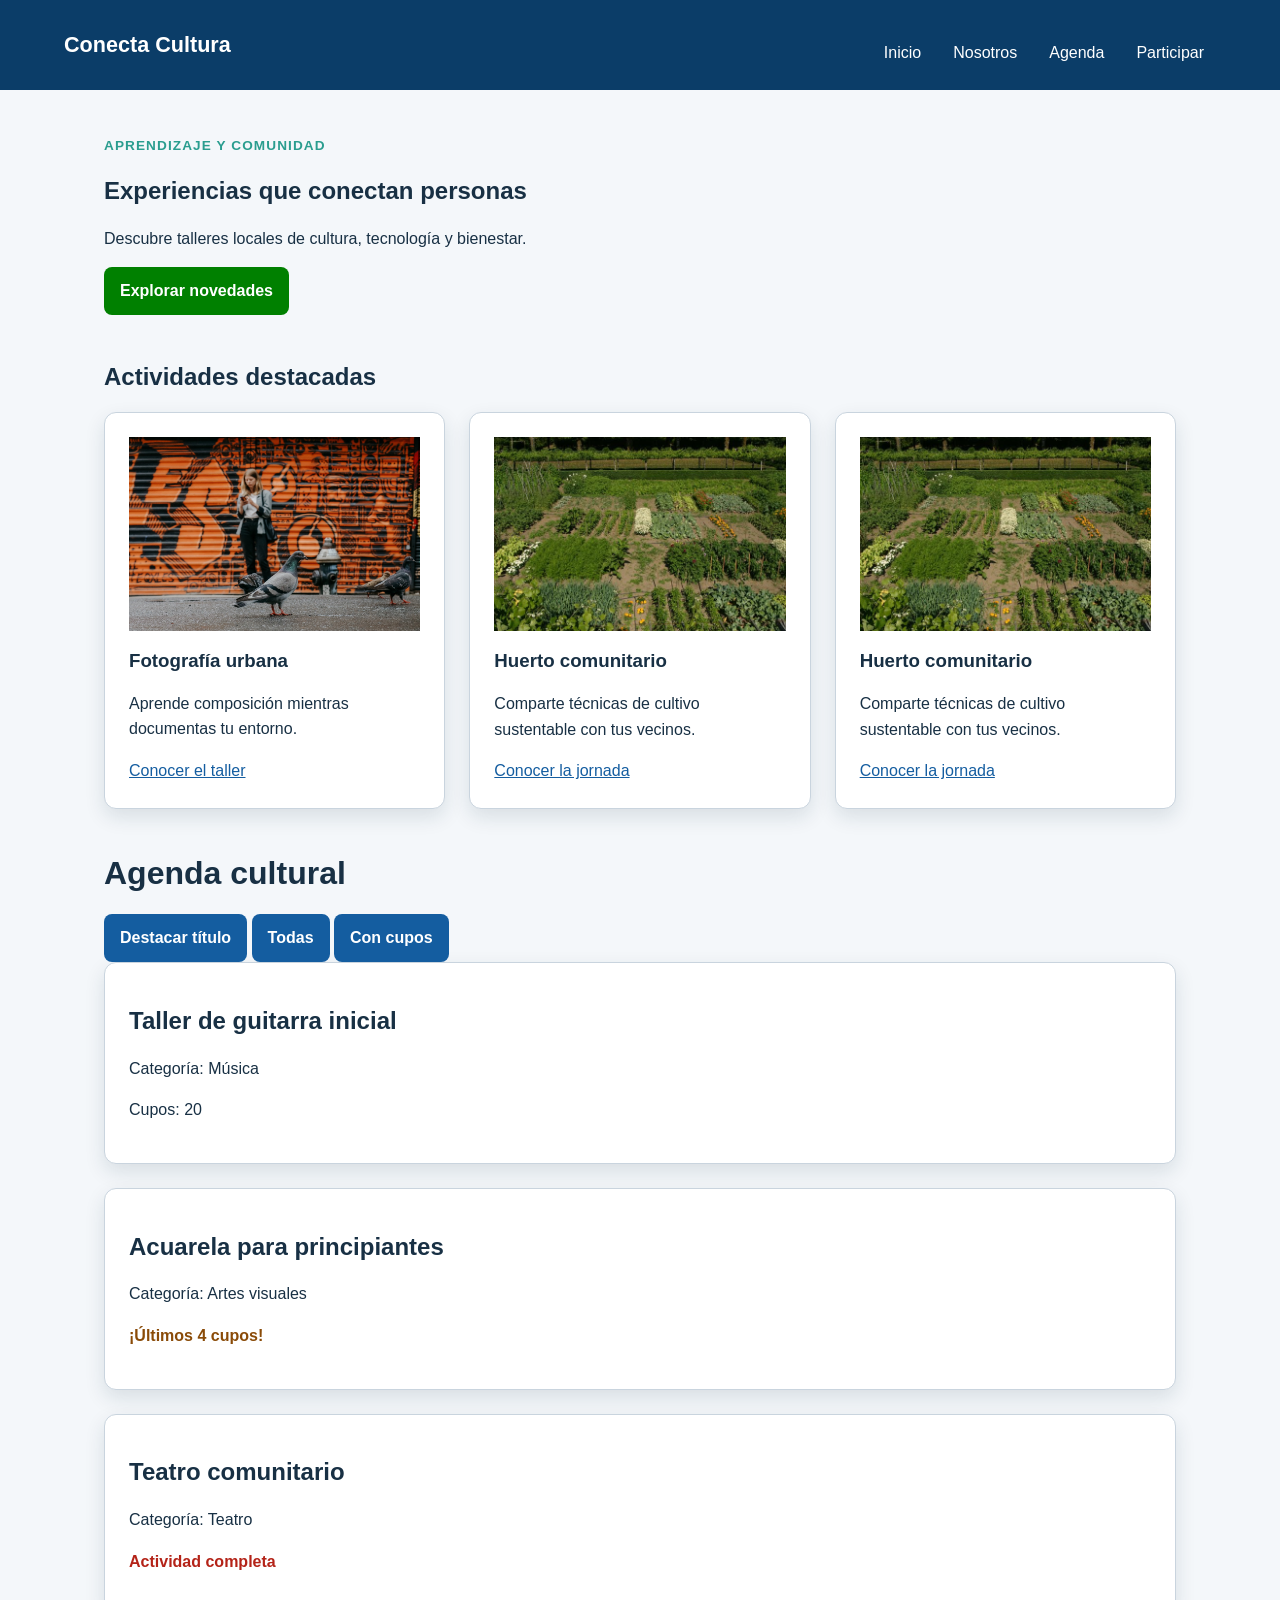
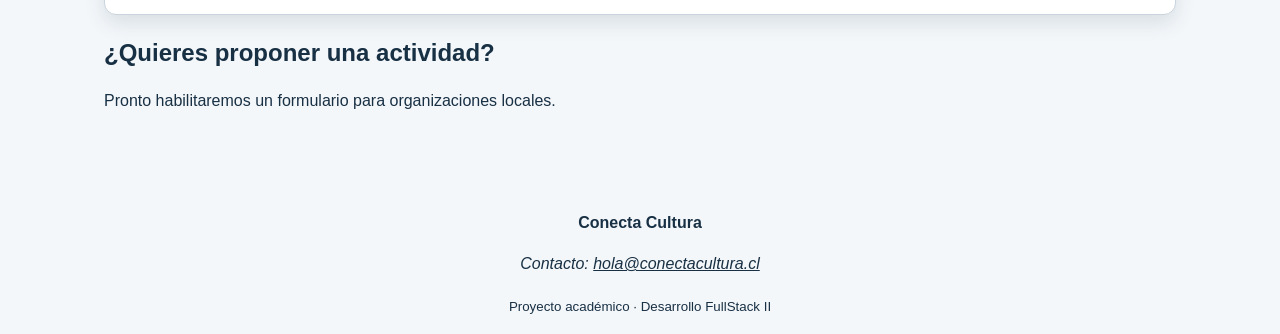
<file: index.html>
<!DOCTYPE html>
<html lang="es">
  <head>
    <meta charset="UTF-8">
    <meta name="viewport" content="width=device-width, initial-scale=1.0">
    <meta name="description" content="Talleres y actividades de Conecta Cultura">
    <title>Nosotros | Conecta Cultura</title>
    <link rel="stylesheet" href="assets/css/estilos.css">
  </head>

  <!-- AQUI COMIENZA EL BODY -->
  <body>
    <!-- ESTE ES EL HEADER -->
    <a class="salto-contenido" href="#contenido-principal">Ir al contenido</a>
    <header class="cabecera-sitio">
      <a class="marca" href="index.html">Conecta Cultura</a>
            <button
        id="boton-menu"
        class="boton-menu"
        type="button"
        aria-label="Abrir o cerrar menú principal"
        aria-controls="menu-principal"
        aria-expanded="false">
        <span aria-hidden="true">☰</span>
      </button>

      <nav id="menu-principal" class="menu" aria-label="Navegación principal">
        <a href="index.html">Inicio</a>
        <a href="nosotros.html">Nosotros</a>
        <a href="agenda.html">Agenda</a>
        <a href="participar.html">Participar</a>
      </nav>

    </header>
    <!-- ESTE ES EL HEADER -->

    <!-- AQUI COMIENZA EL MAIN -->
    <main id="contenido-principal">
      <!-- ESTE ES EL TITULAR -->
      <section class="presentacion">
        <p class="etiqueta">Aprendizaje y comunidad</p>
        <h1>Experiencias que conectan personas</h1>
        <p>Descubre talleres locales de cultura, tecnología y bienestar.</p>
        <a class="boton" href="noticias.html">Explorar novedades</a>
      </section>
      <!-- ESTE ES EL TITULAR -->

      <!-- ESTAS SON LAS NOTICIAS -->
      <section aria-labelledby="titulo-actividades">
        <h2 id="titulo-actividades">Actividades destacadas</h2>
        <div class="grilla-tarjetas">
          <article class="tarjeta">
            <img src="assets/img/urbana.jpg"
                alt="Participantes fotografiando edificios del barrio">
            <h3>Fotografía urbana</h3>
            <p>Aprende composición mientras documentas tu entorno.</p>
            <a href="noticia-detalle-1.html">Conocer el taller</a>
          </article>
          <article class="tarjeta">
            <img src="assets/img/huerto.jpg"
                alt="Manos plantando una hierba en un huerto comunitario">
            <h3>Huerto comunitario</h3>
            <p>Comparte técnicas de cultivo sustentable con tus vecinos.</p>
            <a href="noticia-detalle-2.html">Conocer la jornada</a>
          </article>
          <article class="tarjeta">
            <img src="assets/img/huerto.jpg"
                alt="Manos plantando una hierba en un huerto comunitario">
            <h3>Huerto comunitario</h3>
            <p>Comparte técnicas de cultivo sustentable con tus vecinos.</p>
            <a href="noticia-detalle-2.html">Conocer la jornada</a>
          </article>
        </div>
      </section>

      <h1 id="titulo-cartelera">Agenda cultural</h1>

      <button id="boton-destacar" type="button">Destacar título</button>
      
      <button id="mostrar-todas" type="button">Todas</button>
      <button id="mostrar-disponibles" type="button">
        Con cupos
      </button>


      <section id="cartelera" class="rejilla-tarjetas"></section>
      <!-- ESTAS SON LAS NOTICIAS -->

      <!-- AQUI HAY UN PEQUEÑO INCISO -->
      <aside class="aviso" aria-labelledby="titulo-aviso">
        <h2 id="titulo-aviso">¿Quieres proponer una actividad?</h2>
        <p>Pronto habilitaremos un formulario para organizaciones locales.</p>
      </aside>
      <!-- AQUI HAY UN PEQUEÑO INCISO -->

    </main>
    <!-- AQUI TERMINA EL MAIN -->

    <!-- AQUI COMIENZA EL FOOTER -->
    <footer class="pie-sitio">
      <p><strong>Conecta Cultura</strong></p>
      <address>Contacto: <a href="mailto:hola@conectacultura.cl">hola@conectacultura.cl</a></address>
      <p><small>Proyecto académico · Desarrollo FullStack II</small></p>
    </footer>
    <script src="assets/js/app.js"></script>
    <script src="assets/js/menu.js"></script>
    <!-- AQUI ACABA EL FOOTER -->

  </body>
  <!-- AQUI ACABA EL BODY -->
   
</html>
</file>
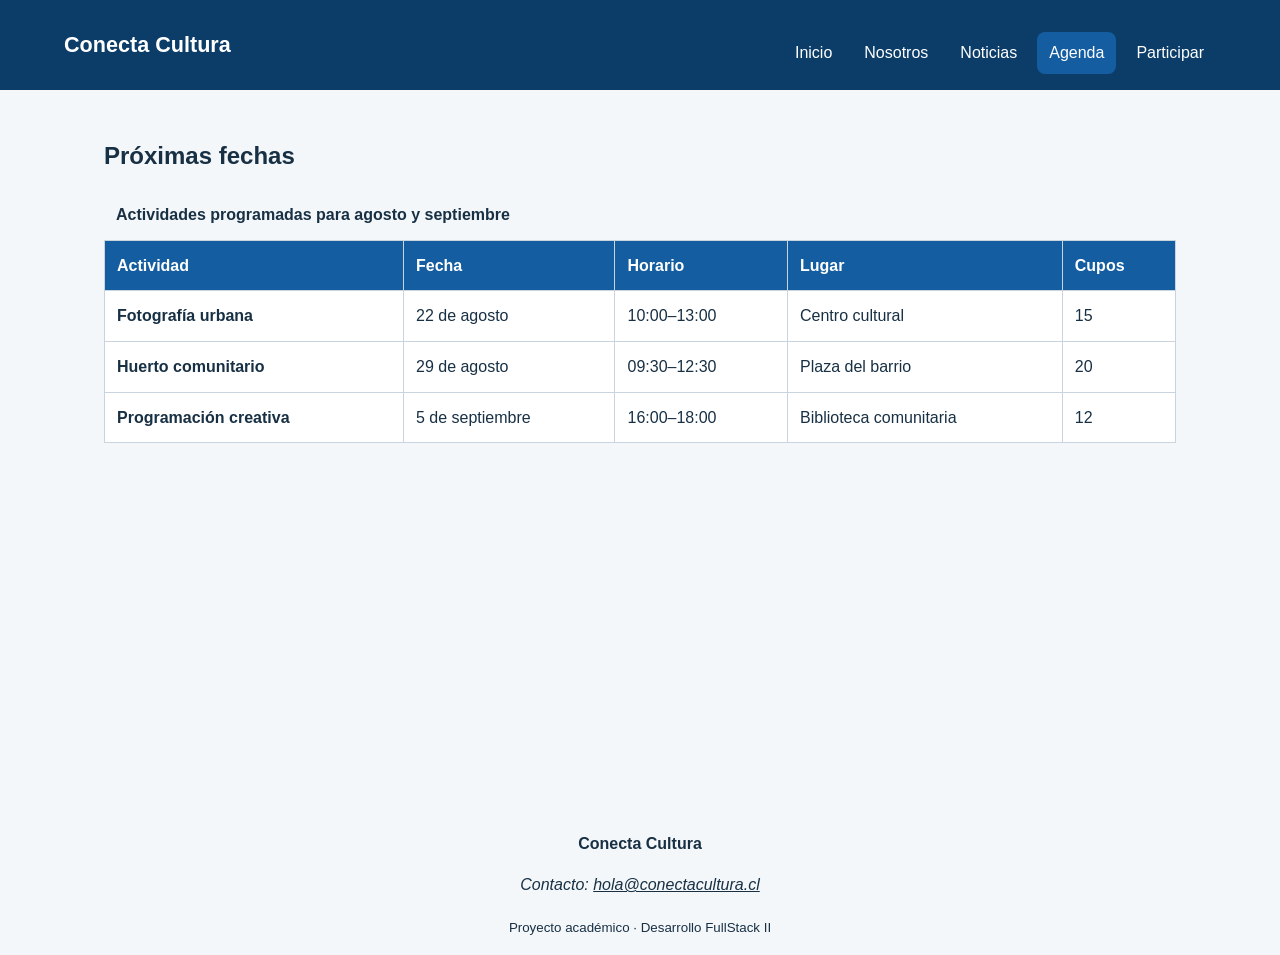
<file: agenda.html>
<!DOCTYPE html>
<html lang="es">
    <head>
        <meta charset="UTF-8">
        <meta name="viewport" content="width=device-width, initial-scale=1.0">
        <meta name="description" content="Talleres y actividades de Conecta Cultura">
        <title>Agenda | Conecta Cultura</title>
        <link rel="stylesheet" href="assets/css/estilos.css">
    </head>

    <!-- AQUI COMIENZA EL BODY -->
    <body>

        <!-- ESTE ES EL HEADER -->
            <a class="salto-contenido" href="#contenido-principal">Ir al contenido</a>
            <header class="cabecera-sitio">
            <a class="marca" href="index.html">Conecta Cultura</a>
            <nav aria-label="Navegación principal">
                <ul class="menu">
                        <li><a href="index.html">Inicio</a></li>
                        <li><a href="nosotros.html">Nosotros</a></li>
                        <li><a href="noticias.html">Noticias</a></li>
                        <li><a href="agenda.html" aria-current="page">Agenda</a></li>
                        <li><a href="participar.html">Participar</a></li>
                </ul>
            </nav>
        </header>
        <!-- ESTE ES EL HEADER -->

        <!-- AQUI COMIENZA EL MAIN -->
        <main>

            <section aria-labelledby="titulo-agenda">
                <h2 id="titulo-agenda">Próximas fechas</h2>
                <div class="tabla-contenedor" tabindex="0"
                        aria-label="Agenda desplazable horizontalmente">
                    <table>
                        <caption>Actividades programadas para agosto y septiembre</caption>
                        <thead>
                            <tr>
                                <th scope="col">Actividad</th>
                                <th scope="col">Fecha</th>
                                <th scope="col">Horario</th>
                                <th scope="col">Lugar</th>
                                <th scope="col">Cupos</th>
                            </tr>
                        </thead>
                        <tbody>
                            <tr>
                                <th scope="row">Fotografía urbana</th>
                                <td><time datetime="2026-08-22">22 de agosto</time></td>
                                <td><time datetime="10:00">10:00</time>–13:00</td>
                                <td>Centro cultural</td>
                                <td>15</td>
                            </tr>
                            <tr>
                                <th scope="row">Huerto comunitario</th>
                                <td><time datetime="2026-08-29">29 de agosto</time></td>
                                <td><time datetime="09:30">09:30</time>–12:30</td>
                                <td>Plaza del barrio</td>
                                <td>20</td>
                            </tr>
                            <tr>
                                <th scope="row">Programación creativa</th>
                                <td><time datetime="2026-09-05">5 de septiembre</time></td>
                                <td><time datetime="16:00">16:00</time>–18:00</td>
                                <td>Biblioteca comunitaria</td>
                                <td>12</td>
                            </tr>
                        </tbody>
                    </table>
                </div>
            </section>

        </main>
        <!-- AQUI ACABA EL MAIN -->


        <!-- AQUI COMIENZA EL FOOTER -->
        <footer class="pie-sitio">
            <p><strong>Conecta Cultura</strong></p>
            <address>Contacto: <a href="mailto:hola@conectacultura.cl">hola@conectacultura.cl</a></address>
            <p><small>Proyecto académico · Desarrollo FullStack II</small></p>
        </footer>
        <script src="assets/js/app.js"></script>
        <!-- AQUI ACABA EL FOOTER -->

    </body>
    <!-- AQUI ACABA EL BODY -->
</html>
</file>
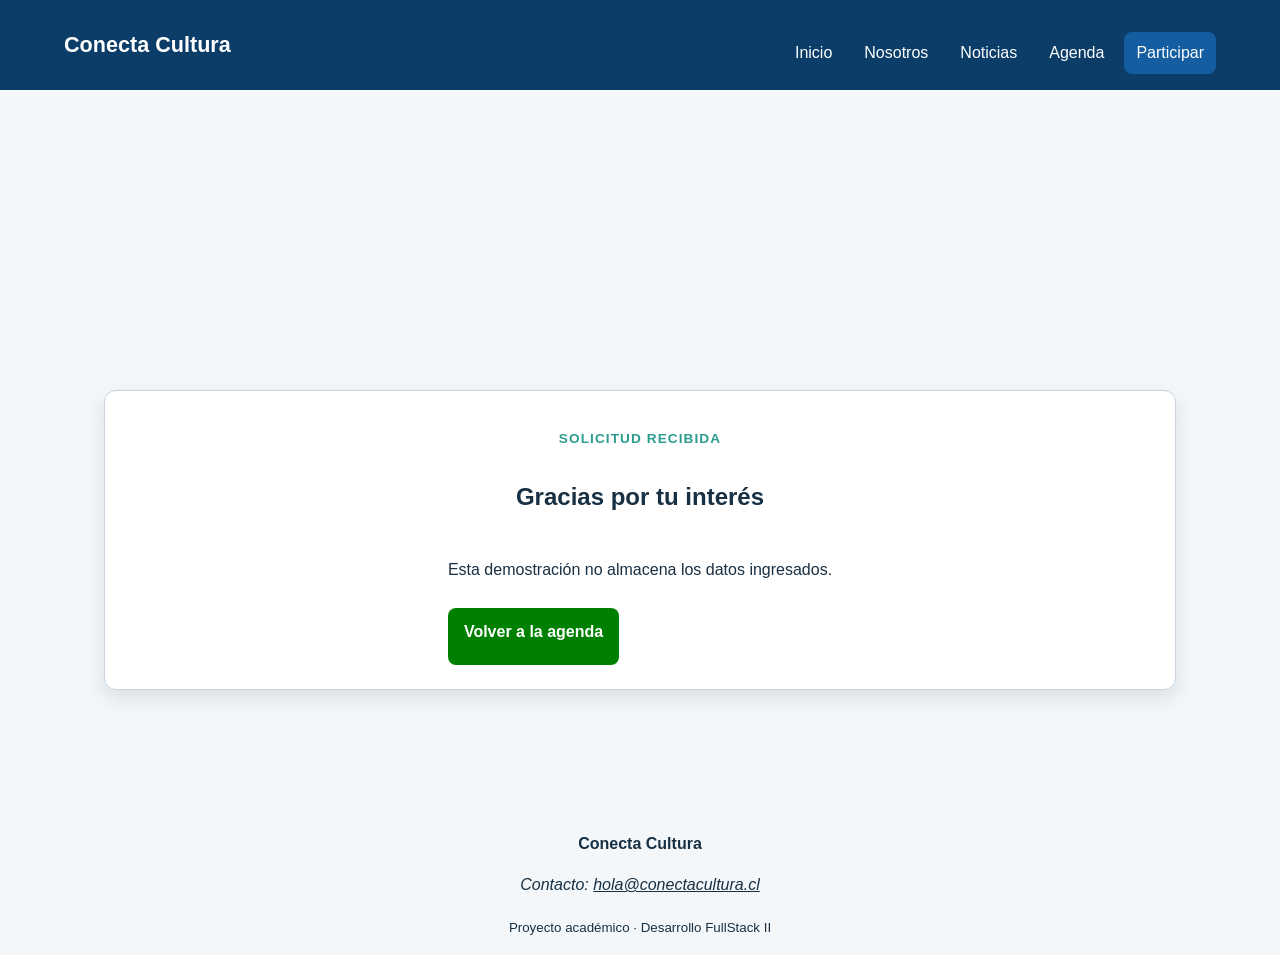
<file: confirmacion.html>
<!DOCTYPE html>
<html lang="es">
  <head>
    <meta charset="UTF-8">
    <meta name="viewport" content="width=device-width, initial-scale=1.0">
    <meta name="description" content="Talleres y actividades de Conecta Cultura">
    <title>Noticia | Conecta Cultura</title>
    <link rel="stylesheet" href="assets/css/estilos.css">
  </head>

  <a class="salto-contenido" href="#contenido-principal">Ir al contenido</a>
  <header class="cabecera-sitio">
    <a class="marca" href="index.html">Conecta Cultura</a>
    <nav aria-label="Navegación principal">
      <ul class="menu">
        <li><a href="index.html">Inicio</a></li>
        <li><a href="nosotros.html">Nosotros</a></li>
        <li><a href="noticias.html">Noticias</a></li>
        <li><a href="agenda.html">Agenda</a></li>
        <li><a href="participar.html" aria-current="page">Participar</a></li>
      </ul>
    </nav>
  </header>

  <main id="contenido-principal">
    <section class="mensaje-confirmacion">
      <p class="etiqueta">Solicitud recibida</p>
      <h1>Gracias por tu interés</h1>
      <p>Esta demostración no almacena los datos ingresados.</p>
      <a class="boton" href="agenda.html">Volver a la agenda</a>
    </section>
  </main>


  <footer class="pie-sitio">
    <p><strong>Conecta Cultura</strong></p>
    <address>Contacto: <a href="mailto:hola@conectacultura.cl">hola@conectacultura.cl</a></address>
    <p><small>Proyecto académico · Desarrollo FullStack II</small></p>
  </footer>
  <script src="assets/js/app.js"></script>
</body>
</html>
</file>
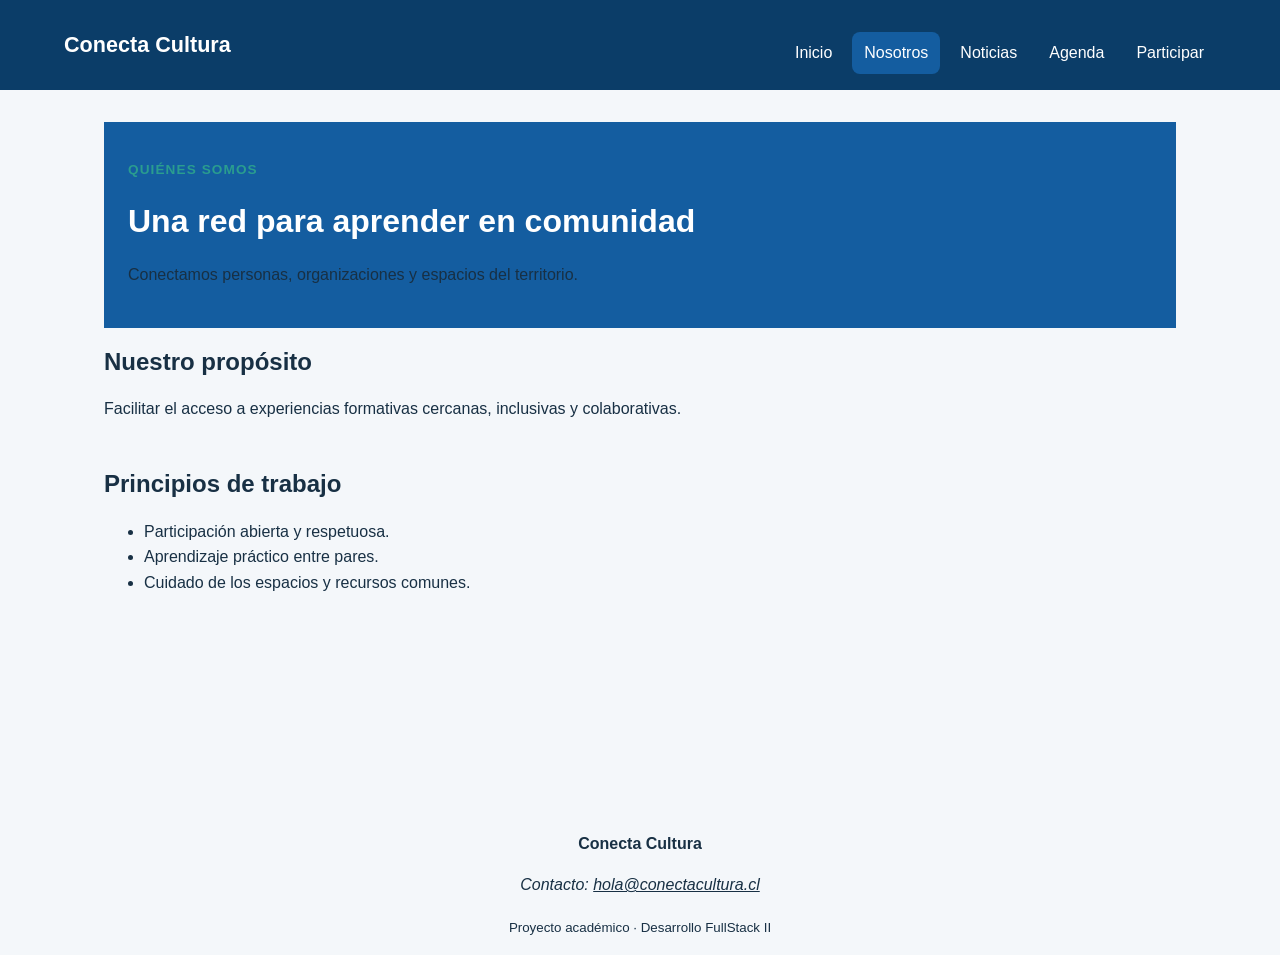
<file: nosotros.html>
<!DOCTYPE html>
<html lang="es">
  <head>
    <meta charset="UTF-8">
    <meta name="viewport" content="width=device-width, initial-scale=1.0">
    <meta name="description" content="Talleres y actividades de Conecta Cultura">
    <title>Inicio | Conecta Cultura</title>
    <link rel="stylesheet" href="assets/css/estilos.css">
  </head>

  <a class="salto-contenido" href="#contenido-principal">Ir al contenido</a>
  <header class="cabecera-sitio">
    <a class="marca" href="index.html">Conecta Cultura</a>
    <nav aria-label="Navegación principal">
      <ul class="menu">
        <li><a href="index.html">Inicio</a></li>
        <li><a href="nosotros.html" aria-current="page">Nosotros</a></li>
        <li><a href="noticias.html">Noticias</a></li>
        <li><a href="agenda.html">Agenda</a></li>
        <li><a href="participar.html">Participar</a></li>
      </ul>
    </nav>
  </header>

    <main id="contenido-principal">
    <header class="encabezado-pagina">
        <p class="etiqueta">Quiénes somos</p>
        <h1>Una red para aprender en comunidad</h1>
        <p>Conectamos personas, organizaciones y espacios del territorio.</p>
    </header>

    <section aria-labelledby="titulo-proposito">
        <h2 id="titulo-proposito">Nuestro propósito</h2>
        <p>Facilitar el acceso a experiencias formativas cercanas,
        inclusivas y colaborativas.</p>
    </section>

    <section aria-labelledby="titulo-principios">
        <h2 id="titulo-principios">Principios de trabajo</h2>
        <ul>
        <li>Participación abierta y respetuosa.</li>
        <li>Aprendizaje práctico entre pares.</li>
        <li>Cuidado de los espacios y recursos comunes.</li>
        </ul>
    </section>
    </main>


  <footer class="pie-sitio">
    <p><strong>Conecta Cultura</strong></p>
    <address>Contacto: <a href="mailto:hola@conectacultura.cl">hola@conectacultura.cl</a></address>
    <p><small>Proyecto académico · Desarrollo FullStack II</small></p>
  </footer>
  <script src="assets/js/app.js"></script>
</body>
</html>
</file>
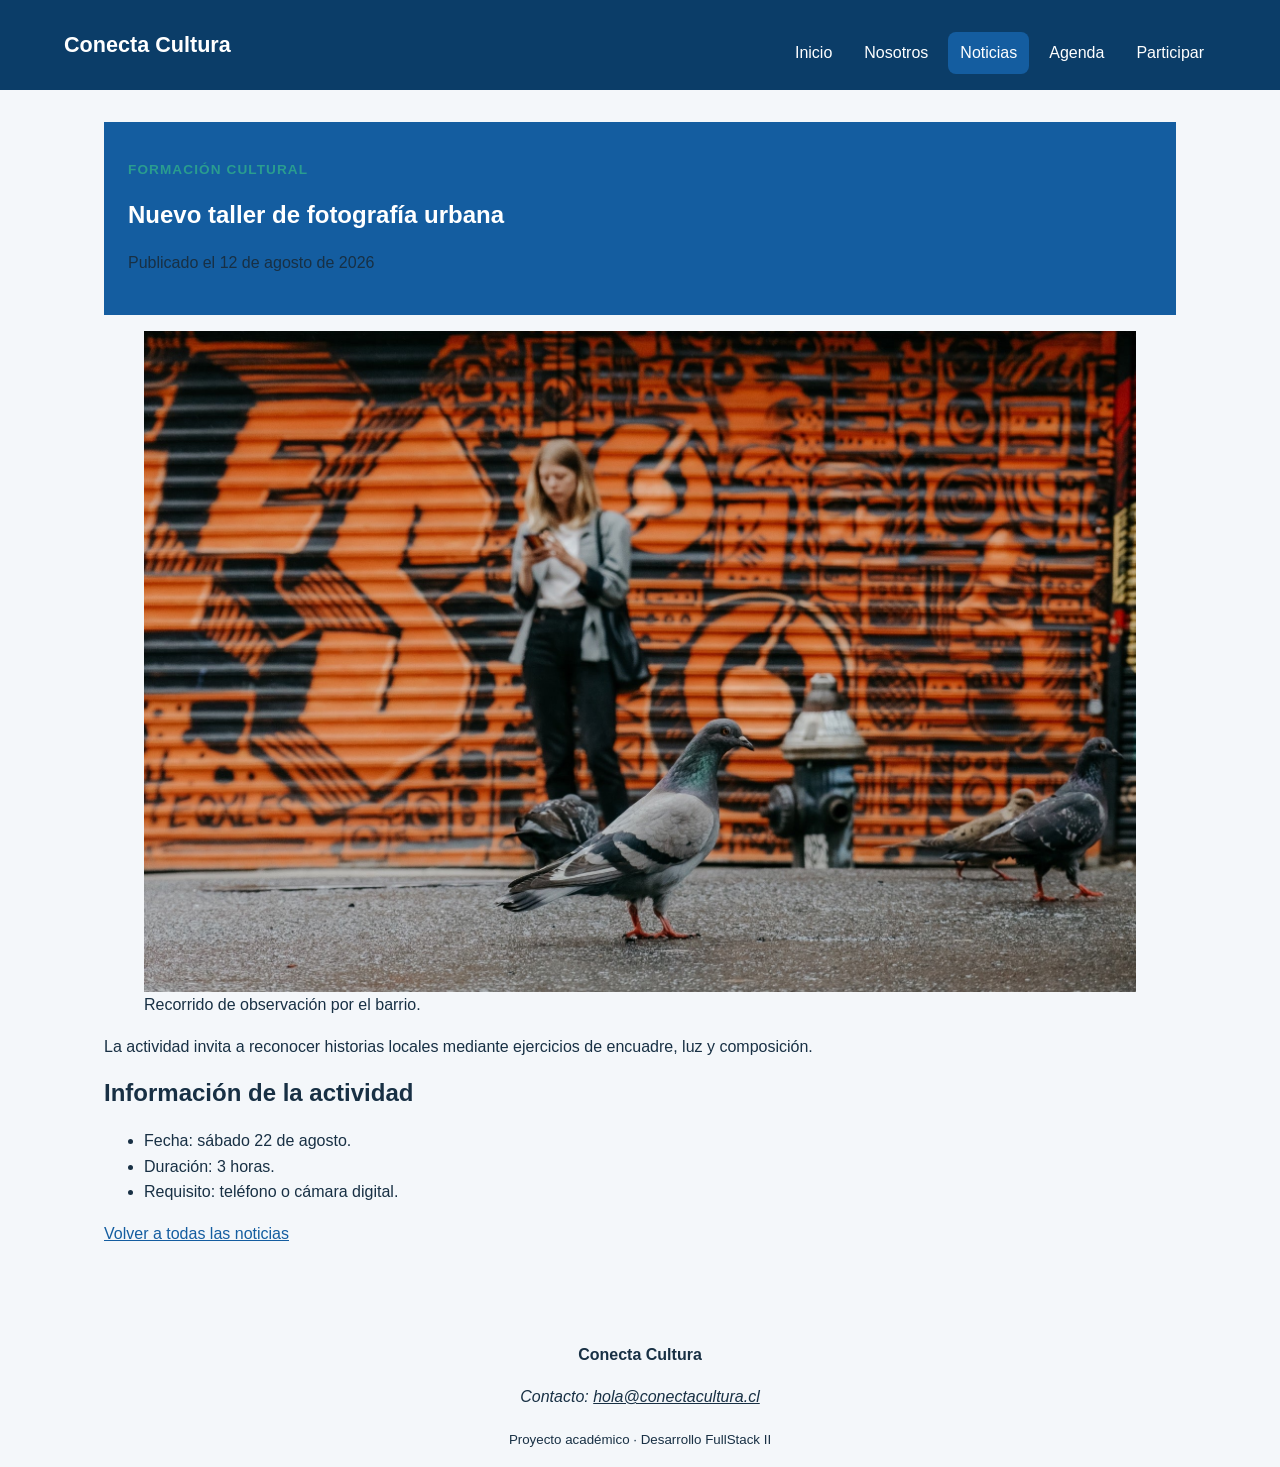
<file: noticia-detalle-1.html>
<!DOCTYPE html>
<html lang="es">
  <head>
    <meta charset="UTF-8">
    <meta name="viewport" content="width=device-width, initial-scale=1.0">
    <meta name="description" content="Talleres y actividades de Conecta Cultura">
    <title>Noticia | Conecta Cultura</title>
    <link rel="stylesheet" href="assets/css/estilos.css">
  </head>

  <a class="salto-contenido" href="#contenido-principal">Ir al contenido</a>
  <header class="cabecera-sitio">
    <a class="marca" href="index.html">Conecta Cultura</a>
    <nav aria-label="Navegación principal">
      <ul class="menu">
        <li><a href="index.html">Inicio</a></li>
        <li><a href="nosotros.html">Nosotros</a></li>
        <li><a href="noticias.html" aria-current="page">Noticias</a></li>
        <li><a href="agenda.html">Agenda</a></li>
        <li><a href="participar.html">Participar</a></li>
      </ul>
    </nav>
  </header>

    <main id="contenido-principal">
    <article class="noticia-completa">
        <header>
        <p class="etiqueta">Formación cultural</p>
        <h1>Nuevo taller de fotografía urbana</h1>
        <p>Publicado el <time datetime="2026-08-12">12 de agosto de 2026</time></p>
        </header>

        <figure>
        <img src="assets/img/urbana.jpg"
            alt="Grupo observando edificios durante una salida fotográfica">
        <figcaption>Recorrido de observación por el barrio.</figcaption>
        </figure>

        <p>La actividad invita a reconocer historias locales mediante
        ejercicios de encuadre, luz y composición.</p>
        <h2>Información de la actividad</h2>
        <ul>
        <li>Fecha: sábado 22 de agosto.</li>
        <li>Duración: 3 horas.</li>
        <li>Requisito: teléfono o cámara digital.</li>
        </ul>
        <p><a href="noticias.html">Volver a todas las noticias</a></p>
    </article>
    </main>

  <footer class="pie-sitio">
    <p><strong>Conecta Cultura</strong></p>
    <address>Contacto: <a href="mailto:hola@conectacultura.cl">hola@conectacultura.cl</a></address>
    <p><small>Proyecto académico · Desarrollo FullStack II</small></p>
  </footer>
  <script src="assets/js/app.js"></script>
</body>
</html>
</file>
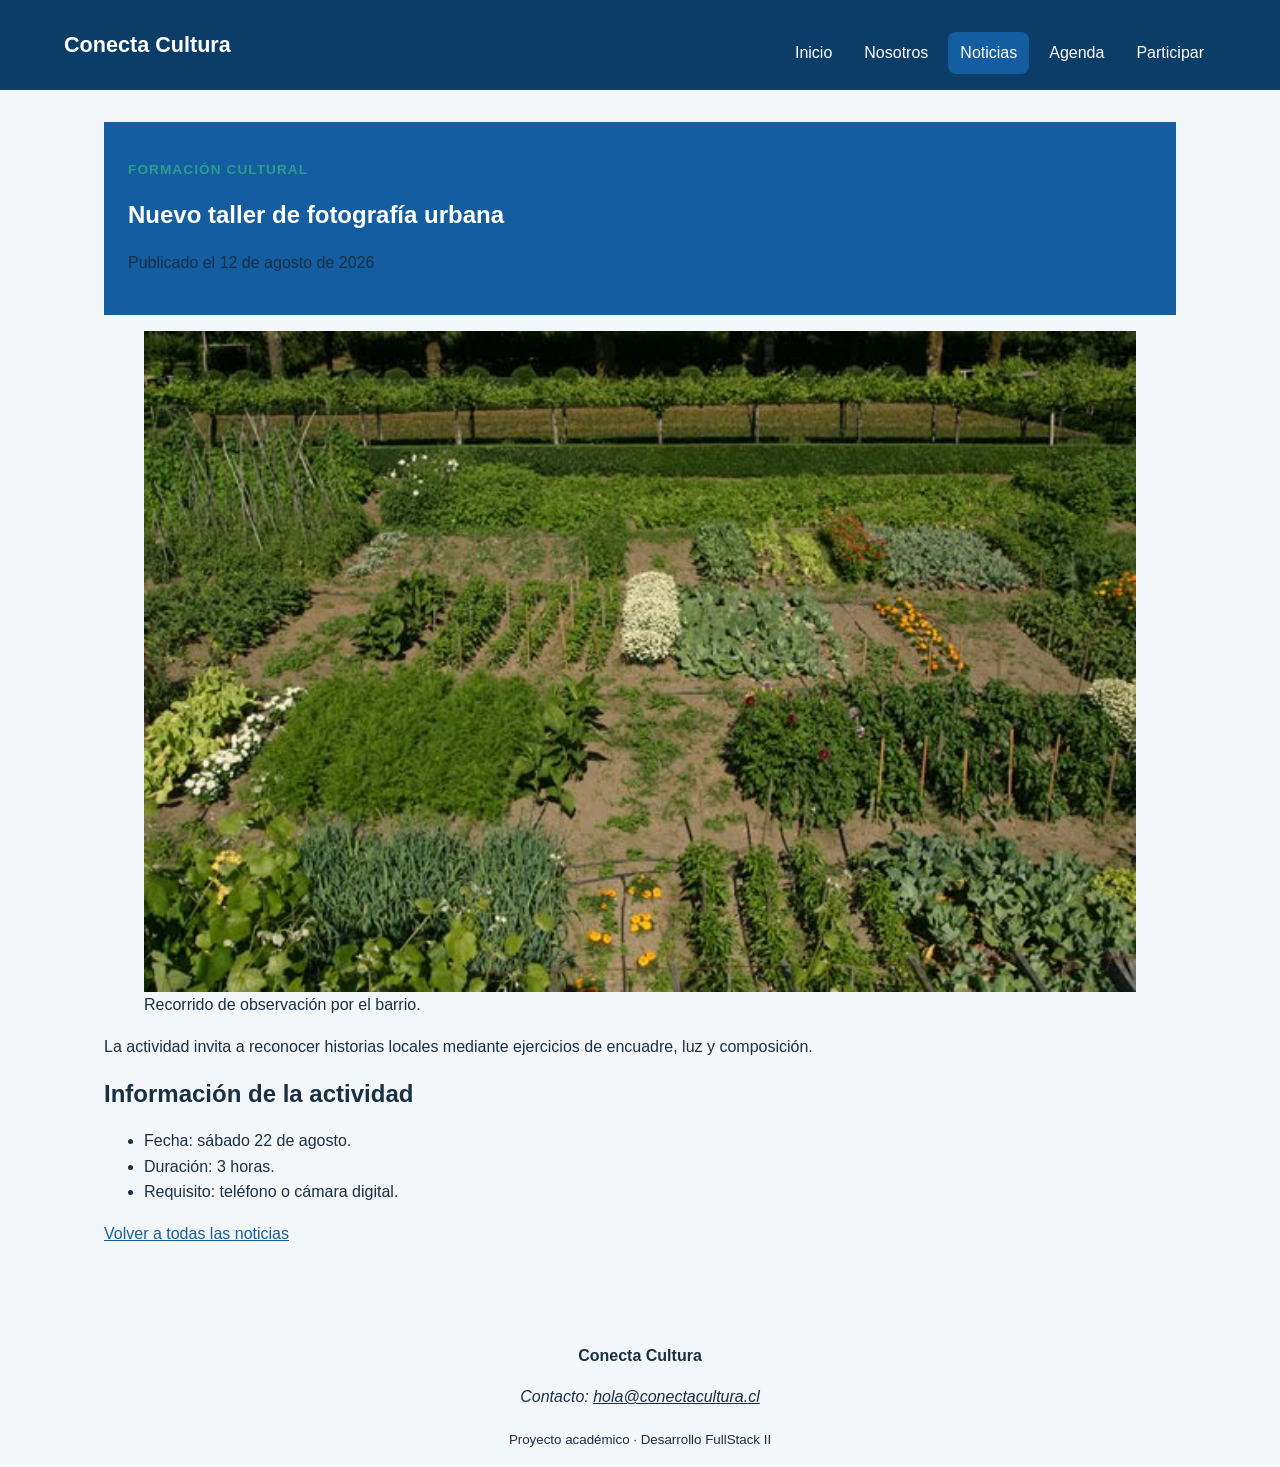
<file: noticia-detalle-2.html>
<!DOCTYPE html>
<html lang="es">
  <head>
    <meta charset="UTF-8">
    <meta name="viewport" content="width=device-width, initial-scale=1.0">
    <meta name="description" content="Talleres y actividades de Conecta Cultura">
    <title>Noticia | Conecta Cultura</title>
    <link rel="stylesheet" href="assets/css/estilos.css">
  </head>

  <a class="salto-contenido" href="#contenido-principal">Ir al contenido</a>
  <header class="cabecera-sitio">
    <a class="marca" href="index.html">Conecta Cultura</a>
    <nav aria-label="Navegación principal">
      <ul class="menu">
        <li><a href="index.html">Inicio</a></li>
        <li><a href="nosotros.html">Nosotros</a></li>
        <li><a href="noticias.html" aria-current="page">Noticias</a></li>
        <li><a href="agenda.html">Agenda</a></li>
        <li><a href="participar.html">Participar</a></li>
      </ul>
    </nav>
  </header>

    <main id="contenido-principal">
    <article class="noticia-completa">
        <header>
        <p class="etiqueta">Formación cultural</p>
        <h1>Nuevo taller de fotografía urbana</h1>
        <p>Publicado el <time datetime="2026-08-12">12 de agosto de 2026</time></p>
        </header>

        <figure>
        <img src="assets/img/huerto.jpg"
            alt="Grupo observando edificios durante una salida fotográfica">
        <figcaption>Recorrido de observación por el barrio.</figcaption>
        </figure>

        <p>La actividad invita a reconocer historias locales mediante
        ejercicios de encuadre, luz y composición.</p>
        <h2>Información de la actividad</h2>
        <ul>
        <li>Fecha: sábado 22 de agosto.</li>
        <li>Duración: 3 horas.</li>
        <li>Requisito: teléfono o cámara digital.</li>
        </ul>
        <p><a href="noticias.html">Volver a todas las noticias</a></p>
    </article>
    </main>

  <footer class="pie-sitio">
    <p><strong>Conecta Cultura</strong></p>
    <address>Contacto: <a href="mailto:hola@conectacultura.cl">hola@conectacultura.cl</a></address>
    <p><small>Proyecto académico · Desarrollo FullStack II</small></p>
  </footer>
  <script src="assets/js/app.js"></script>
</body>
</html>
</file>
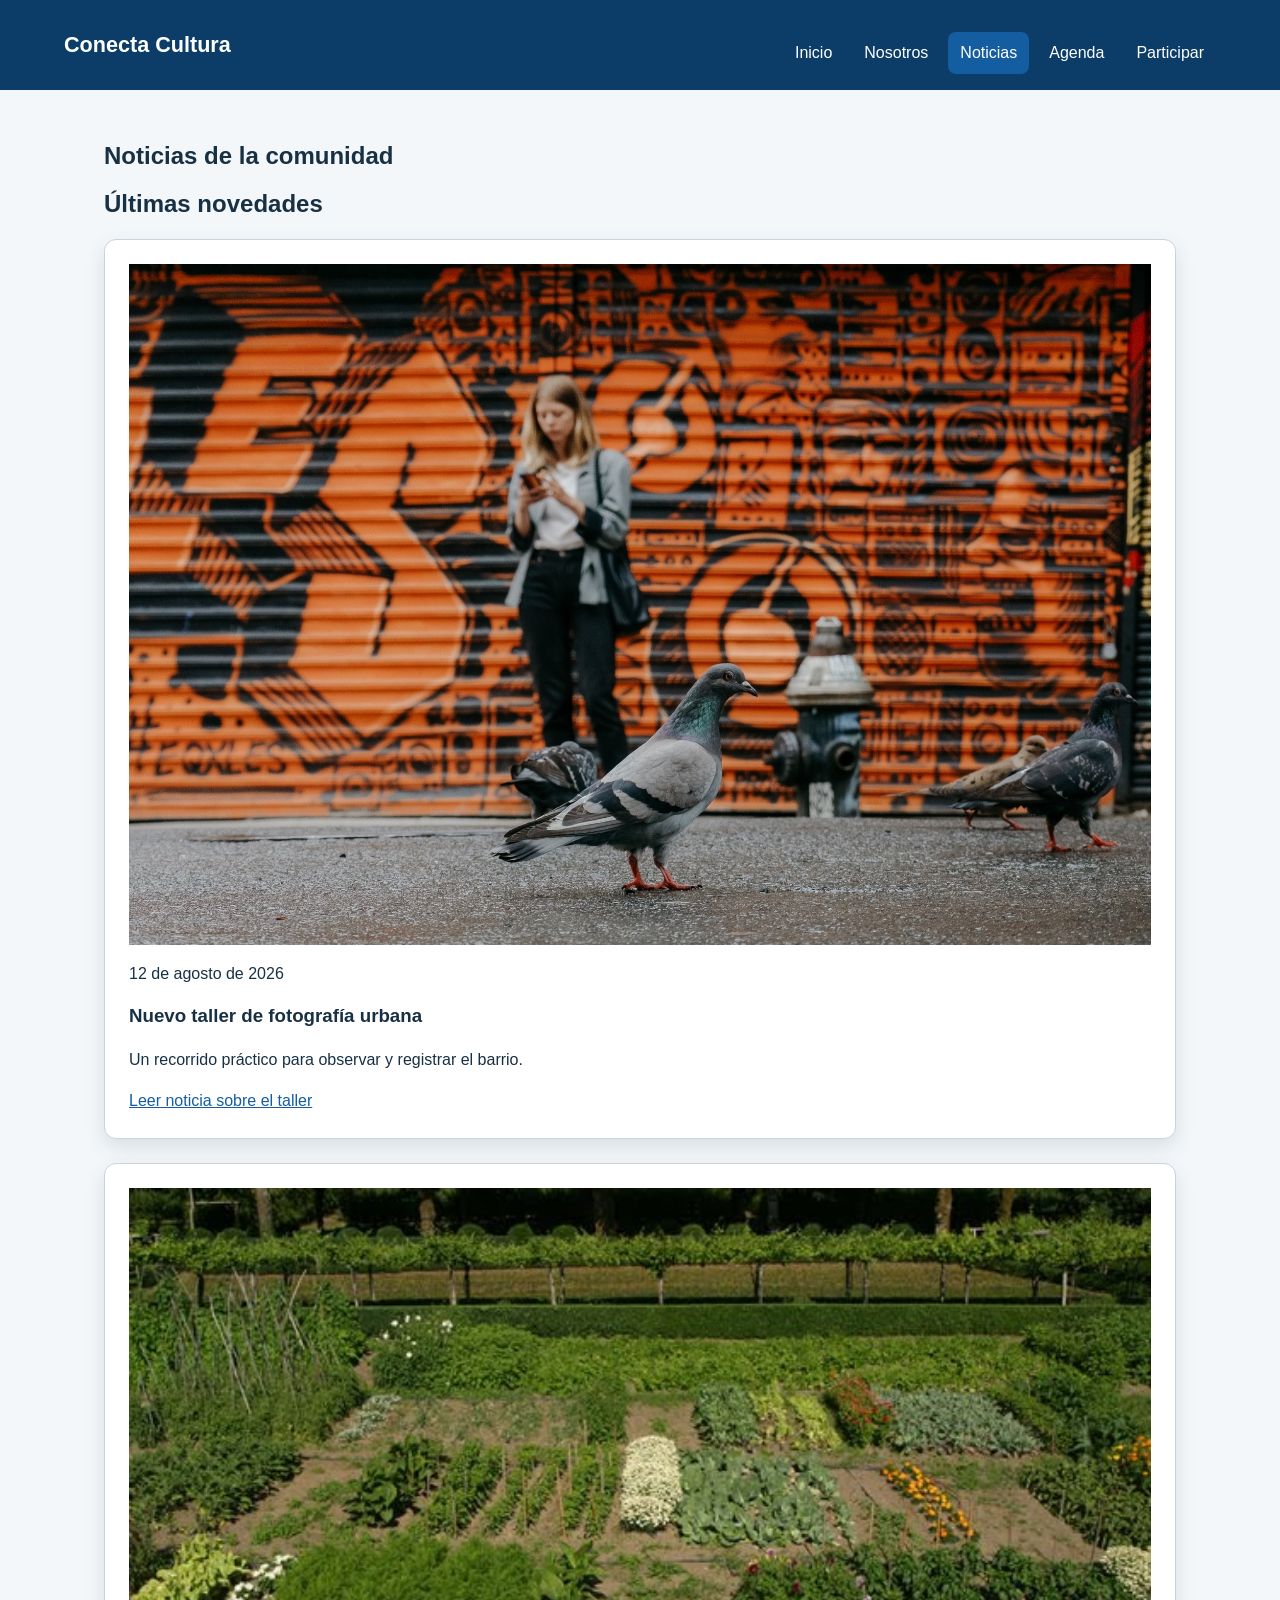
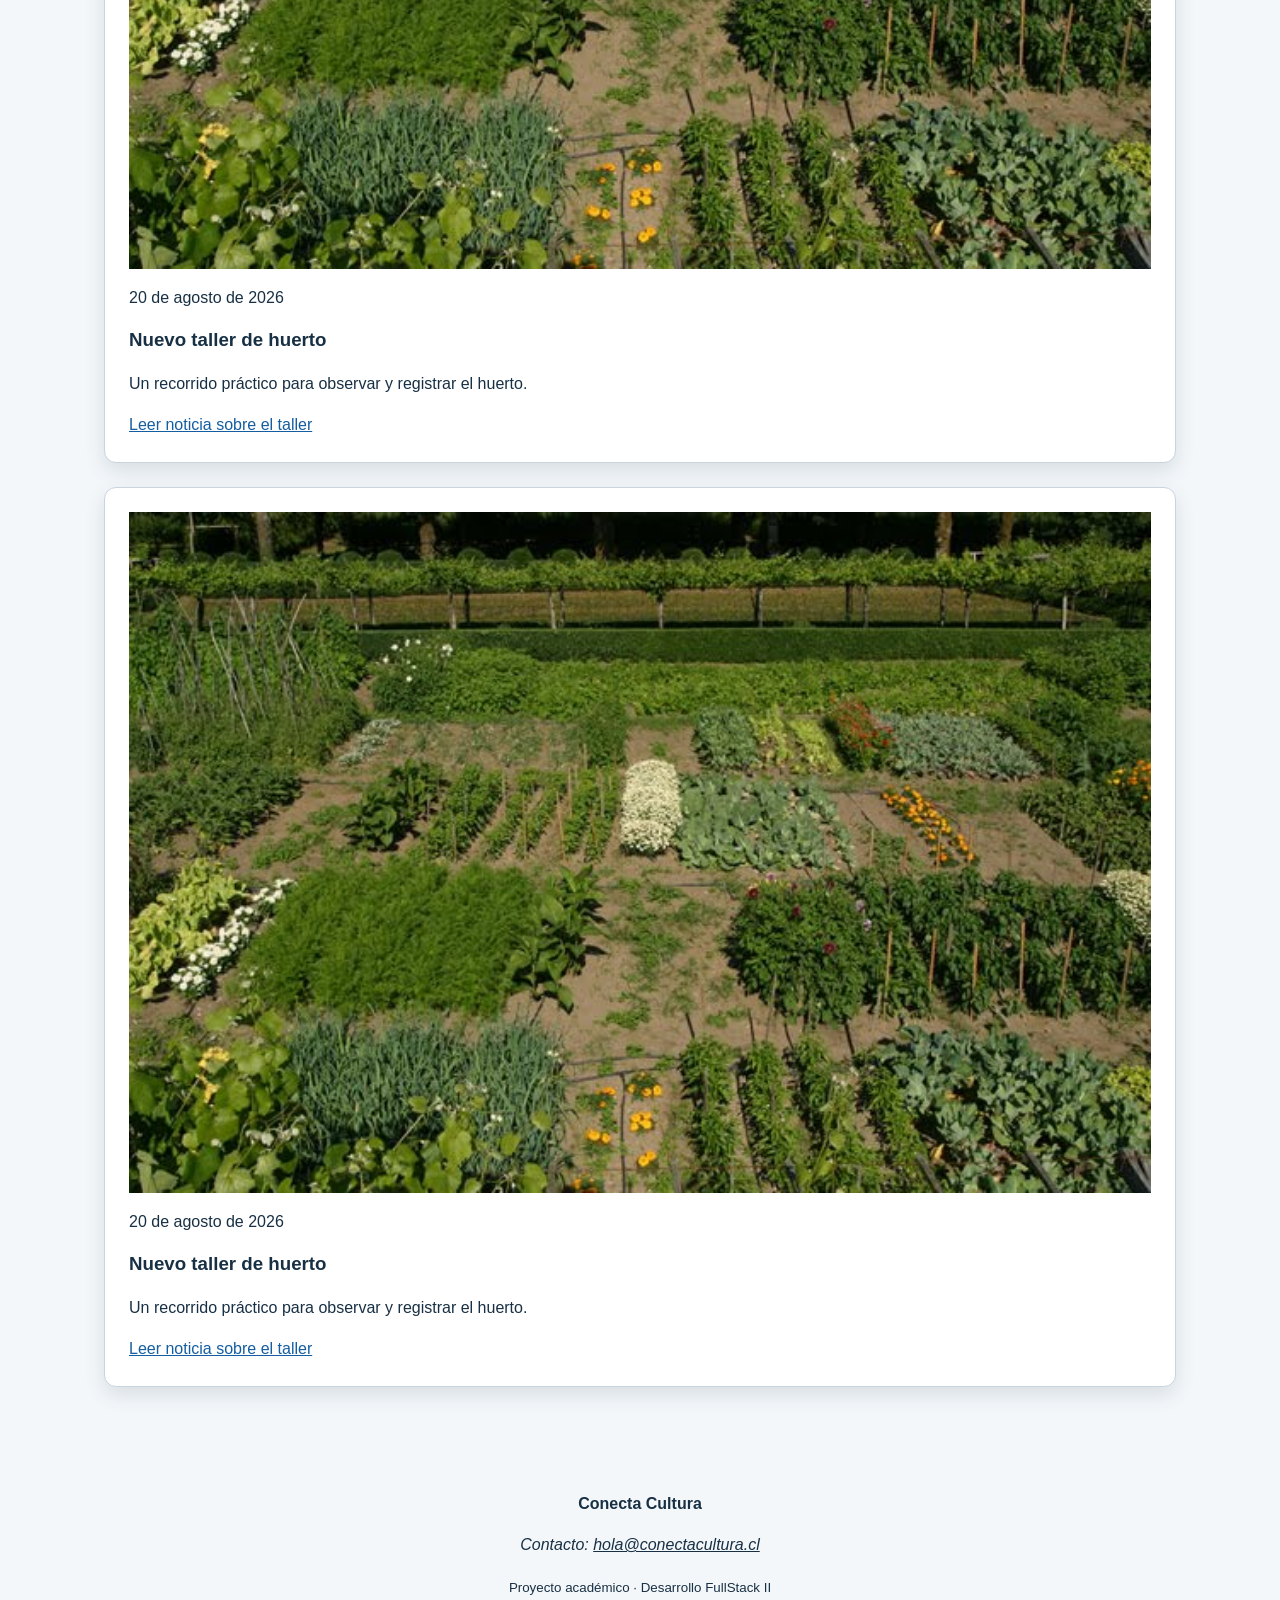
<file: noticias.html>
<!DOCTYPE html>
<html lang="es">
  <head>
    <meta charset="UTF-8">
    <meta name="viewport" content="width=device-width, initial-scale=1.0">
    <meta name="description" content="Talleres y actividades de Conecta Cultura">
    <title>Noticias | Conecta Cultura</title>
    <link rel="stylesheet" href="assets/css/estilos.css">
  </head>

  <a class="salto-contenido" href="#contenido-principal">Ir al contenido</a>
  <header class="cabecera-sitio">
    <a class="marca" href="index.html">Conecta Cultura</a>
    <nav aria-label="Navegación principal">
      <ul class="menu">
        <li><a href="index.html">Inicio</a></li>
        <li><a href="nosotros.html">Nosotros</a></li>
        <li><a href="noticias.html" aria-current="page">Noticias</a></li>
        <li><a href="agenda.html">Agenda</a></li>
        <li><a href="participar.html">Participar</a></li>
      </ul>
    </nav>
  </header>

  <main id="contenido-principal">
    <section>
        <h1>Noticias de la comunidad</h1>

        <h2>Últimas novedades</h2>

        <article class="tarjeta">
          <img src="assets/img/urbana.jpg"
              alt="Participantes de un taller de fotografía urbana">
          <p><time datetime="2026-08-12">12 de agosto de 2026</time></p>
          <h3>Nuevo taller de fotografía urbana</h3>
          <p>Un recorrido práctico para observar y registrar el barrio.</p>
          <a href="noticia-detalle-1.html">Leer noticia sobre el taller</a>
        </article>

        <article class="tarjeta">
          <img src="assets/img/huerto.jpg"
              alt="Huerto">
          <p><time datetime="2026-08-12">20 de agosto de 2026</time></p>
          <h3>Nuevo taller de huerto</h3>
          <p>Un recorrido práctico para observar y registrar el huerto.</p>
          <a href="noticia-detalle-2.html">Leer noticia sobre el taller</a>
        </article>

        <article class="tarjeta">
          <img src="assets/img/huerto.jpg"
              alt="Huerto">
          <p><time datetime="2026-08-12">20 de agosto de 2026</time></p>
          <h3>Nuevo taller de huerto</h3>
          <p>Un recorrido práctico para observar y registrar el huerto.</p>
          <a href="noticia-detalle-2.html">Leer noticia sobre el taller</a>
        </article>

    </section>
  </main>


  <footer class="pie-sitio">
    <p><strong>Conecta Cultura</strong></p>
    <address>Contacto: <a href="mailto:hola@conectacultura.cl">hola@conectacultura.cl</a></address>
    <p><small>Proyecto académico · Desarrollo FullStack II</small></p>
  </footer>
  <script src="assets/js/app.js"></script>
</body>
</html>
</file>
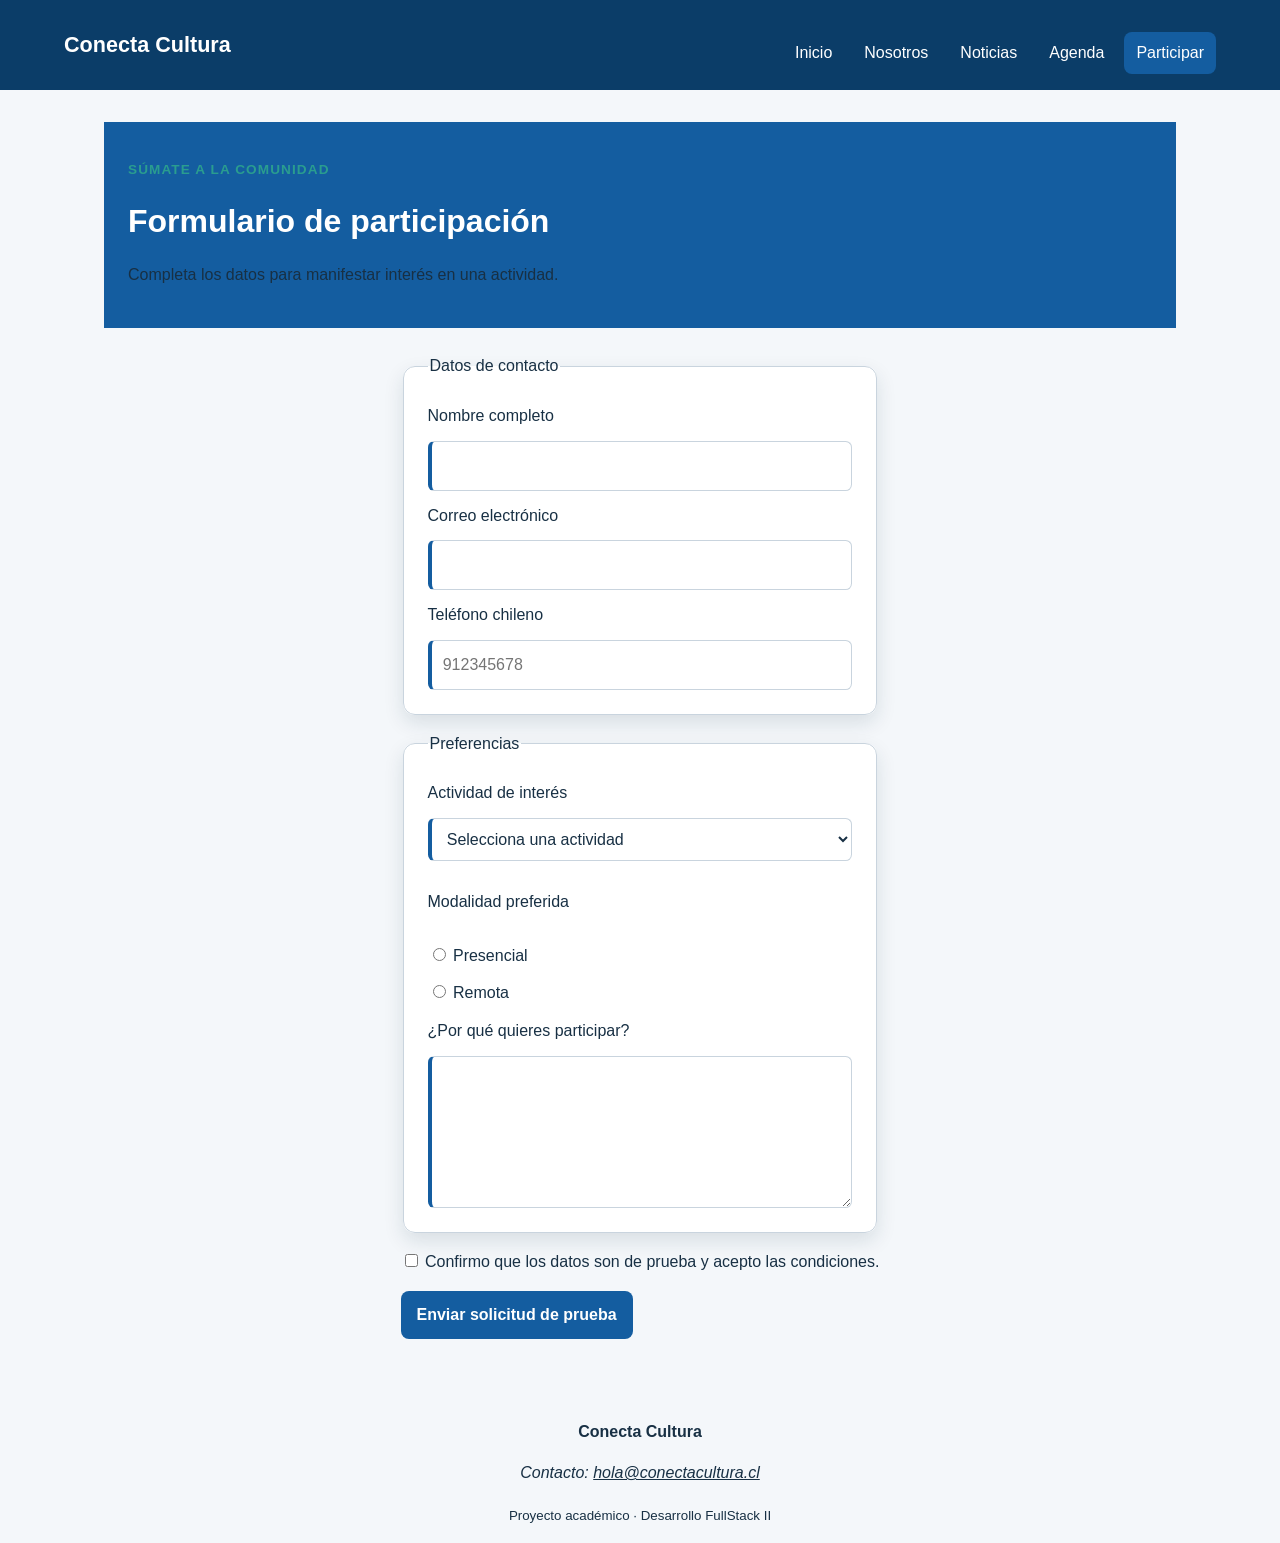
<file: participar.html>
<!DOCTYPE html>
<html lang="es">
  <head>
    <meta charset="UTF-8">
    <meta name="viewport" content="width=device-width, initial-scale=1.0">
    <meta name="description" content="Talleres y actividades de Conecta Cultura">
    <title>Noticias | Conecta Cultura</title>
    <link rel="stylesheet" href="assets/css/estilos.css">
  </head>

  <a class="salto-contenido" href="#contenido-principal">Ir al contenido</a>
  <header class="cabecera-sitio">
    <a class="marca" href="index.html">Conecta Cultura</a>
    <nav aria-label="Navegación principal">
      <ul class="menu">
        <li><a href="index.html">Inicio</a></li>
        <li><a href="nosotros.html">Nosotros</a></li>
        <li><a href="noticias.html">Noticias</a></li>
        <li><a href="agenda.html">Agenda</a></li>
        <li><a href="participar.html" aria-current="page">Participar</a></li>
      </ul>
    </nav>
  </header>

  <main id="contenido-principal">
    <header class="encabezado-pagina">
      <p class="etiqueta">Súmate a la comunidad</p>
      <h1>Formulario de participación</h1>
      <p>Completa los datos para manifestar interés en una actividad.</p>
    </header>

    <br>
    <section class="nuevo">
      <form class="formulario" action="confirmacion.html" method="get">
        <fieldset>
          <legend>Datos de contacto</legend>

          <label for="nombre">Nombre completo</label>
          <input id="nombre" name="nombre" type="text"
                autocomplete="name" minlength="3" maxlength="80" required>

          <label for="correo">Correo electrónico</label>
          <input id="correo" name="correo" type="email"
                autocomplete="email" required>

          <label for="telefono">Teléfono chileno</label>
          <input id="telefono" name="telefono" type="tel"
                autocomplete="tel" placeholder="912345678"
                pattern="[0-9]{9}" title="Ingresa 9 dígitos" required>
        </fieldset>

        <fieldset>
          <legend>Preferencias</legend>

          <label for="actividad">Actividad de interés</label>
          <select id="actividad" name="actividad" required>
            <option value="">Selecciona una actividad</option>
            <option value="fotografia">Fotografía urbana</option>
            <option value="huerto">Huerto comunitario</option>
            <option value="programacion">Programación creativa</option>
          </select>

          <p>Modalidad preferida</p>
          <label><input type="radio" name="modalidad"
                        value="presencial" required> Presencial</label>
          <label><input type="radio" name="modalidad"
                        value="remota"> Remota</label>

          <label for="motivacion">¿Por qué quieres participar?</label>
          <textarea id="motivacion" name="motivacion"
                    rows="5" minlength="20" maxlength="500" required></textarea>
        </fieldset>

        <label>
          <input type="checkbox" name="acepta_condiciones" required>
          Confirmo que los datos son de prueba y acepto las condiciones.
        </label>

        <button type="submit">Enviar solicitud de prueba</button>
      </form>
    </section>
  </main>



  <footer class="pie-sitio">
    <p><strong>Conecta Cultura</strong></p>
    <address>Contacto: <a href="mailto:hola@conectacultura.cl">hola@conectacultura.cl</a></address>
    <p><small>Proyecto académico · Desarrollo FullStack II</small></p>
  </footer>
  <script src="assets/js/app.js"></script>

</body>

</html>
</file>
<file: assets/css/estilos.css>
* {
  box-sizing: border-box;
}

body {
  margin: 0;
  font-family: Arial, sans-serif;
  color: #16324f;
  background-color: #f4f8fb;
}

main {
  padding: 1.5rem;
  min-height: 725px;
}

header {
  padding: 1.5rem;
  color: #ffffff;
  background-color: #145da0;
}

button {
  padding: 0.75rem 1rem;
  color: #ffffff;
  background-color: #2a7f62;
  border: 0;
  border-radius: 0.4rem;
  cursor: pointer;
}


footer {
  width: 100%;
  text-align: center;
  bottom: 0;
}

.tarjeta {
  padding: 1.5rem;
  background-color: #ffffff;
  border-radius: 0.75rem;
}
.destacada {
  border: 2px solid #2a7f62;
}

.cabecera-sitio,
.menu,
.grilla-tarjetas {
  display: flex;
  gap: 1rem;
}

.cabecera-sitio {
  align-items: center;
  justify-content: space-between;
}

.menu {
  padding: 0;
  list-style: none;
}

.marca,
.menu a,
.pie-sitio a {
  color: inherit;
}

main {
  max-width: 70rem;
  margin-inline: auto;
}

.grilla-tarjetas {
  flex-wrap: wrap;
}

.tarjeta {
  flex: 1 1 18rem;
  padding: 1rem;
  background: #ffffff;
}

img {
  max-width: 100%;
  height: auto;
  width: 100%;
}

.salto-contenido {
  position: absolute;
  left: -10000px;
}

.salto-contenido:focus {
  position: static;
}

.tabla-contenedor {
  max-width: 100%;
  overflow-x: auto;
}

table {
  width: 100%;
  border-collapse: collapse;
  background-color: #ffffff;
}

caption {
  padding: 0.75rem;
  font-weight: bold;
  text-align: left;
}

th,
td {
  padding: 0.75rem;
  border: 1px solid #b8c4cf;
  text-align: left;
}

thead {
  color: #ffffff;
  background-color: #145da0;
}

.formulario {
  display: grid;
  gap: 1rem;
  max-width: 42rem;
  
}

.formulario fieldset {
  display: grid;
  gap: 0.75rem;
  padding: 1rem;
  border: 1px solid #b8c4cf;
}

.formulario input,
.formulario select,
.formulario textarea {
  width: 100%;
  padding: 0.7rem;
  font: inherit;
}

.formulario input[type="radio"],
.formulario input[type="checkbox"] {
  width: auto;
}

.nuevo{
  display: grid;
  justify-content: center;
  align-items: center;
}

.mensaje-confirmacion{
  display: grid;
  justify-content: center;
  text-align: center;
  margin-top: 25%;
  background-color: #145ca067;
  border-radius: 10px;
  min-height: 300px;
}

p { color: #183044; }
/* Todos los párrafos */
.etiqueta { color: #2a9d8f; }
/* Cualquier elemento con class="etiqueta" */
.tarjeta p { margin-bottom: 1rem; }
/* Solo los párrafos que están dentro de .tarjeta */
input[required] { border-left-width: 0.3rem; }
/* Solo controles input que poseen required */
a:hover { text-decoration-thickness: 0.15rem; }
/* Enlaces mientras el puntero se encuentra sobre ellos */

a { color: navy; } /* 0-0-1 */
.menu a { color: white; } /* 0-1-1: gana en la navegación */

.boton { background-color: blue; }
a.boton { background-color: green; }
.boton { background-color: orange; }

body {
 color: #183044;
 font-family: Arial, sans-serif;
}
/* Los párrafos y títulos heredan normalmente color y fuente.
 margin, padding, border y background no se heredan. */


.tarjeta {
 padding: 1rem; /* aire dentro de la tarjeta */
 border: 1px solid #c9d4de;
 margin-bottom: 2rem; /* distancia con la siguiente tarjeta */
}


.ejemplo {
 width: 300px;
 padding: 20px;
 border: 2px solid;
 /* ancho visible con content-box: 344px */
}

*,
*::before,
*::after {
 box-sizing: border-box;
}


:root {
 --color-primario: #145da0;
 --color-primario-oscuro: #0b3d68;
 --color-secundario: #2a9d8f;
 --color-acento: #f4a261;
 --color-texto: #183044;
 --color-texto-suave: #526575;
 --color-fondo: #f4f7fa;
 --color-superficie: #ffffff;
 --color-borde: #c9d4de;
 --fuente-base: Arial, Helvetica, sans-serif;
 --radio: 0.75rem;
 --sombra: 0 0.5rem 1.25rem rgb(20 48 68 / 12%);
 --ancho-contenido: 72rem;
}

:root {
 --color-primario: #145da0; /* declaración */
}
.boton {
 background-color: var(--color-primario); /* uso */
}
.aviso {
 border-color: var(--color-aviso, #f4a261); /* valor alternativo */
}

.seccion-destacada {
 --color-primario: #2a9d8f;
}
/* Los componentes dentro de esta sección usarán el nuevo color. */


html {
 font-size: 100%; /* respeta normalmente los 16px del navegador */
}
.tarjeta {
 padding: 1.5rem; /* aproximadamente 24px con raíz de 16px */
}

html {
 scroll-behavior: smooth;
}
body {
 margin: 0;
 color: var(--color-texto);
 background: var(--color-fondo);
 font-family: var(--fuente-base);
 font-size: 1rem;
 line-height: 1.6;
}
img,
video {
 display: block;
 max-width: 100%;
 height: auto;
}
a {
 color: var(--color-primario);
}
h1,
h2,
h3 {
 line-height: 1.2;
 text-wrap: balance;
}
main {
 width: min(100% - 2rem, var(--ancho-contenido));
 margin-inline: auto;
}
main {
 padding-block: 2rem 4rem;
}
section + section {
 margin-top: 3rem;
}

.cabecera-sitio {
 padding: 1rem 5%;
 color: #ffffff;
 background: var(--color-primario-oscuro);
}
.marca {
 color: #ffffff;
 font-size: 1.35rem;
 font-weight: 700;
 text-decoration: none;
}
.menu {
 display: flex;
 flex-wrap: wrap;
 gap: 0.5rem;
 margin: 1rem 0 0;
  padding: 0;
 list-style: none;
}
.menu a {
 display: inline-block;
 padding: 0.5rem 0.75rem;
 color: #ffffff;
 border-radius: 0.5rem;
 text-decoration: none;
}
.menu a:hover,
.menu a[aria-current="page"] {
 background: var(--color-primario);
}

.etiqueta {
 margin-bottom: 0.25rem;
 color: var(--color-secundario);
 font-size: 0.85rem;
 font-weight: 700;
 letter-spacing: 0.08em;
 text-transform: uppercase;
}
.tarjeta,
.mensaje-confirmacion,
.formulario fieldset {
 padding: 1.5rem;
 background: var(--color-superficie);
 border: 1px solid var(--color-borde);
 border-radius: var(--radio);
 box-shadow: var(--sombra);
}
.boton,
button {
 display: inline-block;
 width: fit-content;
 padding: 0.7rem 1rem;
 color: #ffffff;
 background: var(--color-primario);
 border: 0;
 border-radius: 0.5rem;
 font: inherit;
 font-weight: 700;
 text-decoration: none;
 cursor: pointer;
}
.boton:hover,
button:hover {
 background: var(--color-primario-oscuro);
}

.tabla-contenedor {
 max-width: 100%;
 overflow-x: auto;
}
table {
 width: 100%;
 border-collapse: collapse;
 background: var(--color-superficie);
}
caption,
th,
td {
 padding: 0.75rem;
 text-align: left;
}
th,
td {
 border: 1px solid var(--color-borde);
}
thead {
 color: #ffffff;
 background: var(--color-primario);
}
.formulario {
 display: grid;
 gap: 1rem;
 max-width: 42rem;
}
.formulario fieldset {
 display: grid;
 gap: 0.75rem;
}
.formulario input,
.formulario select,
.formulario textarea {
 width: 100%;
 padding: 0.7rem;
 color: inherit;
 background: #ffffff;
 border: 1px solid var(--color-borde);
 border-radius: 0.4rem;
 font: inherit;
}
.formulario input[type="radio"],
.formulario input[type="checkbox"] {
 width: auto;
}

:focus-visible {
 outline: 3px solid var(--color-acento);
 outline-offset: 3px;
}
input:required,
select:required,
textarea:required {
 border-left: 0.3rem solid var(--color-primario);
}
input:focus,
select:focus,
textarea:focus {
 border-color: var(--color-primario);
}
.salto-contenido {
 position: absolute;
 padding: 0.6rem 1rem;
 color: #ffffff;
 background: var(--color-primario-oscuro);
 transform: translateY(-150%);
}
.salto-contenido:focus {
 transform: translateY(0);
}

boton--secundario {
 color: var(--color-primario-oscuro);
 background: transparent;
 border: 2px solid currentColor;
}
.boton--secundario:hover {
 color: #ffffff;
 background: var(--color-primario-oscuro);
}

main {
 width: 90%;
 max-width: 70rem;
 margin-inline: auto;
}

img {
 display: block;
 max-width: 100%;
 height: auto;
}

.grilla-tarjetas {
 display: block;
}
.tarjeta {
 margin-bottom: 1.5rem;
}

.ejemplo-flex {
 display: flex;
 gap: 1rem;
}

.menu {
 display: flex;
 flex-direction: column;
 gap: 0.5rem;
}

.menu {
 display: flex;
 flex-direction: row;
 flex-wrap: wrap;
 gap: 0.5rem;
}

.cabecera-sitio {
 display: flex;
 flex-direction: column;
 gap: 1rem;
}
.menu {
 display: flex;
 flex-direction: column;
 gap: 0.5rem;
}

@media (min-width: 40rem) {
 .cabecera-sitio {
 flex-direction: row;
 justify-content: space-between;
 align-items: center;
 }
 .menu {
 flex-direction: row;
 flex-wrap: wrap;
 }
}

.grilla-tarjetas {
 display: grid;
 grid-template-columns: 1fr;
 gap: 1.5rem;
}

@media (min-width: 48rem) {
 .grilla-tarjetas {
 grid-template-columns: 1fr 1fr;
 }
}

@media (min-width: 64rem) {
 .grilla-tarjetas {
 grid-template-columns: repeat(3, 1fr);
 }
}

.grilla-tarjetas {
 display: grid;
 grid-template-columns: repeat(auto-fit, minmax(16rem, 1fr));
 gap: 1.5rem;
}

video,
iframe {
 width: 100%;
 max-width: 100%;
}
iframe {
 aspect-ratio: 16 / 9;
 border: 0;
}

.tabla-contenedor {
 max-width: 100%;
 overflow-x: auto;
}

.destacado {
  color: #8a4b08;
  background-color: #7ac4f5;
  padding: 1rem;
  border-left: 0.35rem solid #d97706;
}

.boton-menu {
  display: inline-block;
  padding: 0.65rem 0.85rem;
  font-size: 1.5rem;
  background-color: #173c6d;
  border: 0.1rem solid #1f4b5b;
  border-radius: 0.35rem;
  cursor: pointer;
}

.menu {
  display: none;
  flex-direction: column;
  gap: 0.5rem;
}

.menu.menu-abierto {
  display: flex;
}

@media (min-width: 768px) {
  .boton-menu {
    display: none;
  }

  .menu {
    display: flex;
    flex-direction: row;
  }
}

.aviso-cupos {
  color: #8a4b08;
  font-weight: 700;
}

.actividad-completa {
  color: #b42318;
  font-weight: 700;
}
</file>
